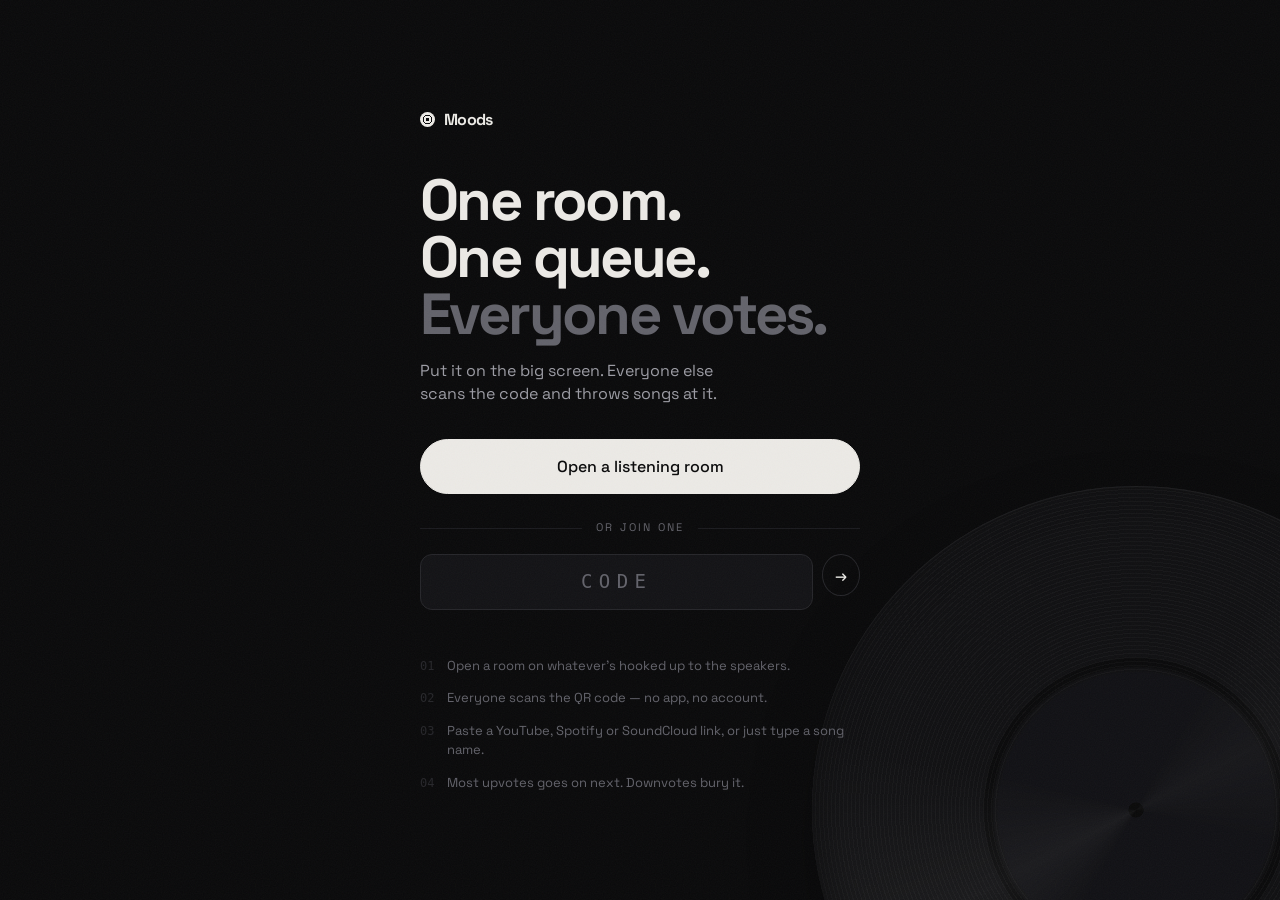
<file: index.html>
<!doctype html>
<html lang="en">
<head>
<meta charset="utf-8">
<meta name="viewport" content="width=device-width, initial-scale=1, viewport-fit=cover">
<title>Moods — a shared listening room</title>
<meta name="description" content="Open a room, let people scan in and queue songs. Most upvotes plays next.">
<link rel="icon" href="assets/favicon.svg">
<link rel="stylesheet" href="assets/app.css">
<style>
  body { display: grid; place-items: center; min-height: 100dvh; padding: 30px var(--gut); }

  /* big record drifting behind everything */
  .backdrop {
    position: fixed; right: -20vmin; bottom: -26vmin;
    width: 72vmin; height: 72vmin; z-index: -1;
    opacity: .5; pointer-events: none;
  }
  .backdrop .vinyl { animation-play-state: running; animation-duration: 9s; }
  @media (max-width: 720px) { .backdrop { opacity: .3; right: -34vmin; } }

  main { width: 100%; max-width: 440px; }

  .hero { margin: 40px 0 34px; }
  .hero h1 {
    font-size: clamp(38px, 10vw, 58px); font-weight: 700;
    letter-spacing: -.045em; line-height: .98;
  }
  .hero h1 em { font-style: normal; color: var(--dim); }
  .hero p { color: var(--mid); margin-top: 16px; font-size: 16px; max-width: 34ch; }

  .cta { display: grid; gap: 14px; }

  .or {
    display: flex; align-items: center; gap: 14px;
    color: var(--dim); font-size: 11px; letter-spacing: .2em;
    text-transform: uppercase; margin: 26px 0 18px;
  }
  .or::before, .or::after { content: ''; flex: 1; height: 1px; background: var(--ink-3); }

  .join { display: flex; gap: 9px; }
  .join input {
    font-size: 19px;
    font-family: var(--mono); text-transform: uppercase;
    letter-spacing: .34em; font-size: 19px; text-align: center; padding: 13px 10px;
  }
  .join input::placeholder { letter-spacing: .34em; }

  .how {
    margin-top: 46px; display: grid; gap: 13px;
    font-size: 13px; color: var(--dim); line-height: 1.5;
  }
  .how div { display: flex; gap: 13px; }
  .how b {
    font-family: var(--mono); font-weight: 400; color: var(--line);
    flex: 0 0 auto; font-size: 12px; padding-top: 1px;
  }
</style>
</head>
<body>

<div class="backdrop deck" aria-hidden="true">
  <div class="platter"></div>
  <div class="vinyl"></div>
  <div class="sheen"></div>
</div>

<main class="stagger">
  <a class="wordmark" href="./"><span class="dot"></span> Moods</a>

  <div class="hero">
    <h1>One room.<br>One queue.<br><em>Everyone votes.</em></h1>
    <p>Put it on the big screen. Everyone else scans the code and throws songs at it.</p>
  </div>

  <div class="cta">
    <button id="open" class="btn-solid btn-lg">Open a listening room</button>
  </div>

  <div class="or">or join one</div>

  <form class="join" id="joinForm">
    <input type="text" id="code" maxlength="4" placeholder="CODE" autocomplete="off"
           autocapitalize="characters" spellcheck="false" aria-label="Room code">
    <button type="submit" class="btn-icon" aria-label="Join room">→</button>
  </form>

  <div class="how">
    <div><b>01</b><span>Open a room on whatever's hooked up to the speakers.</span></div>
    <div><b>02</b><span>Everyone scans the QR code — no app, no account.</span></div>
    <div><b>03</b><span>Paste a YouTube, Spotify or SoundCloud link, or just type a song name.</span></div>
    <div><b>04</b><span>Most upvotes goes on next. Downvotes bury it.</span></div>
  </div>
</main>

<script type="module">
  import { $, toast, setupNeeded } from './js/ui.js';
  import * as store from './js/store.js';
  import { configured } from './js/config.js';

  if (!configured()) setupNeeded('index');

  const openBtn = $('#open');
  openBtn.onclick = async () => {
    openBtn.disabled = true;
    openBtn.textContent = 'Warming up the deck…';
    try {
      const code = await store.createRoom();
      location.href = 'room.html?r=' + code;
    } catch (e) {
      toast(e.message || 'Could not open a room.', true);
      openBtn.disabled = false;
      openBtn.textContent = 'Open a listening room';
    }
  };

  const codeInput = $('#code');
  codeInput.addEventListener('input', () => {
    codeInput.value = codeInput.value.toUpperCase().replace(/[^A-Z0-9]/g, '').slice(0, 4);
  });

  $('#joinForm').onsubmit = e => {
    e.preventDefault();
    const c = codeInput.value.trim();
    if (c.length !== 4) return toast('Room codes are four characters.', true);
    location.href = 'join.html?r=' + c;
  };
</script>
</body>
</html>
</file>
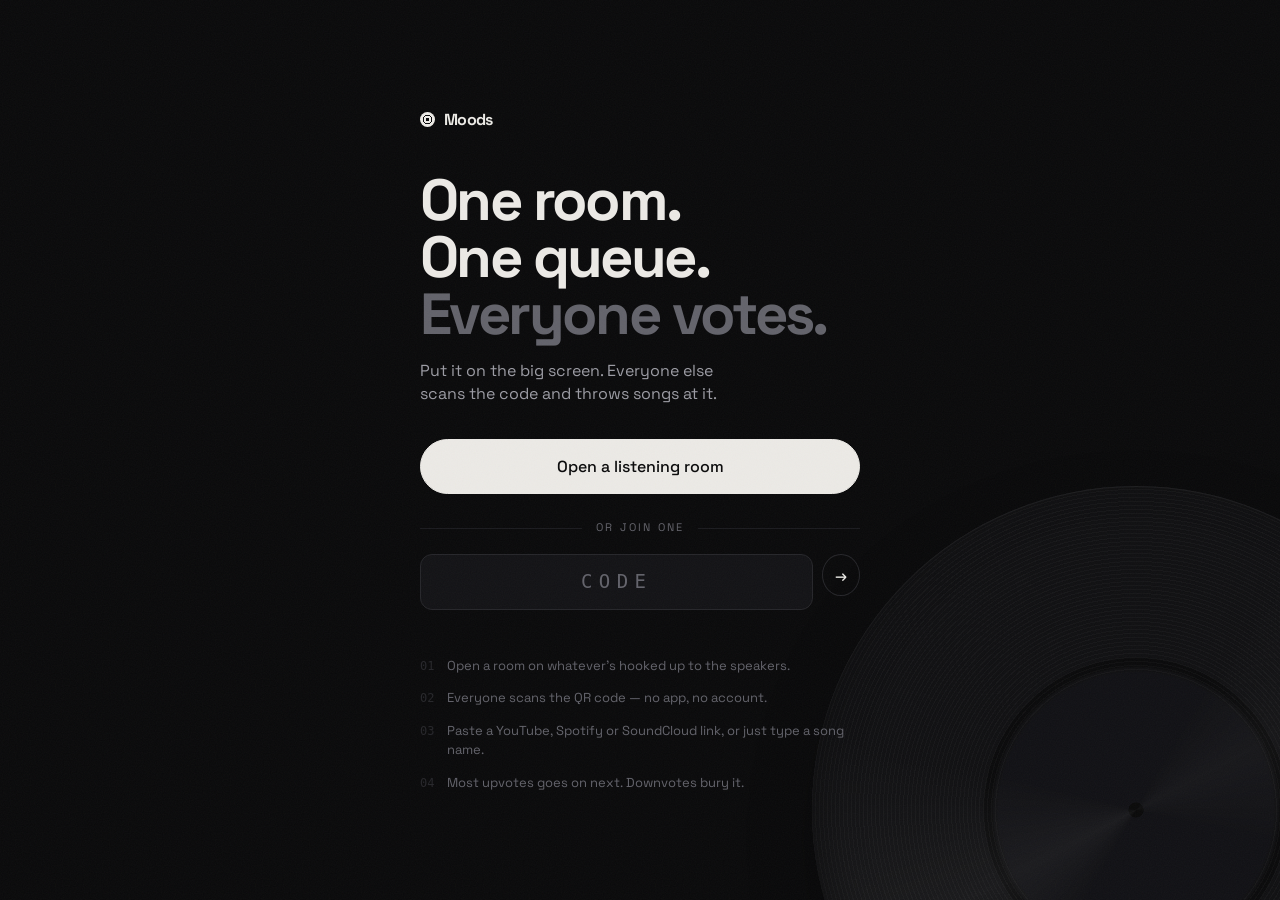
<file: join.html>
<!doctype html>
<html lang="en">
<head>
<meta charset="utf-8">
<meta name="viewport" content="width=device-width, initial-scale=1, viewport-fit=cover">
<title>Moods — queue a song</title>
<meta name="theme-color" content="#0a0a0b">
<link rel="icon" href="assets/favicon.svg">
<link rel="stylesheet" href="assets/app.css">

<style>
  body { padding-bottom: calc(96px + env(safe-area-inset-bottom)); }

  .wrap { max-width: 620px; margin: 0 auto; padding: 0 var(--gut); }

  header {
    display: flex; align-items: center; gap: 12px;
    padding: 16px 0 14px; border-bottom: 1px solid var(--ink-3);
    position: sticky; top: 0; z-index: 30;
    background: linear-gradient(var(--ink) 74%, transparent);
    backdrop-filter: blur(11px);
  }
  header .spacer { flex: 1; }
  header .code {
    font-family: var(--mono); font-size: 14px; letter-spacing: .26em;
    color: var(--mid); padding-left: .26em;
  }

  header .me {
    display: inline-block; line-height: 28px;
    max-width: 38vw; height: 30px; padding: 0 11px; border-radius: 999px;
    font-size: 12px; color: var(--mid); background: transparent;
  }
  .note { font-size: 11.5px; color: var(--dim); margin: -2px 0 6px; }

  /* now playing --------------------------------------------------------- */
  .now {
    display: flex; align-items: center; gap: 15px;
    padding: 20px 0; border-bottom: 1px solid var(--ink-3);
  }
  .now .meta { min-width: 0; flex: 1; }
  .now .eyebrow { display: flex; align-items: center; gap: 8px; margin-bottom: 5px; }
  .now .t { font-size: 16px; font-weight: 500; letter-spacing: -.015em; }
  .now .a { font-size: 12.5px; color: var(--dim); margin-top: 2px; }

  /* queue --------------------------------------------------------------- */
  .panelhead {
    display: flex; align-items: baseline; justify-content: space-between;
    padding: 22px 0 8px;
  }
  .row { padding: 10px 0; }
  .row .art { width: 40px; height: 40px; flex-basis: 40px; }
  .vote { width: 38px; height: 38px; }

  /* composer ------------------------------------------------------------ */
  .composer {
    position: fixed; left: 0; right: 0; bottom: 0; z-index: 40;
    padding: 13px var(--gut) calc(13px + env(safe-area-inset-bottom));
    background: linear-gradient(transparent, var(--ink) 26%);
  }
  .composer form {
    display: flex; gap: 9px; max-width: 620px; margin: 0 auto;
  }
  /* 16px keeps iOS from zooming the page when the field takes focus */
  .composer input { border-radius: 14px; font-size: 16px; }
  .composer .go {
    flex: 0 0 52px; width: 52px; height: 52px; border-radius: 14px; padding: 0;
    background: var(--paper); color: var(--ink); border-color: var(--paper);
    font-size: 20px;
  }
  .composer .go:disabled { opacity: .3; }
  .hint {
    max-width: 620px; margin: 8px auto 0; font-size: 11px; color: var(--dim);
    text-align: center;
  }

  /* suggestions sit just above the field and grow upward */
  .sugs {
    list-style: none; max-width: 620px; margin: 0 auto 9px; padding: 5px;
    background: var(--ink-2); border: 1px solid var(--line); border-radius: 14px;
    max-height: min(52dvh, 380px); overflow-y: auto;
    box-shadow: 0 -12px 40px rgba(0,0,0,.45);
    animation: up .22s var(--ease) both;
  }
  .sug {
    display: flex; align-items: center; gap: 12px;
    padding: 8px 9px; border-radius: 10px; cursor: pointer;
  }
  .sug:hover, .sug.on { background: var(--ink-3); }
  .sug .art {
    width: 40px; height: 40px; flex: 0 0 40px; border-radius: 6px;
    object-fit: cover; background: var(--ink-3);
  }
  .sug .meta { min-width: 0; flex: 1; }
  .sug .t { font-size: 14.5px; font-weight: 500; }
  .sug .s { font-size: 12px; color: var(--dim); margin-top: 1px; }

  .spinner {
    width: 17px; height: 17px; border-radius: 50%;
    border: 2px solid rgba(10,10,11,.25); border-top-color: var(--ink);
    animation: spin .7s linear infinite;
  }

  /* name gate ----------------------------------------------------------- */
  .gate {
    position: fixed; inset: 0; z-index: 100; display: grid; place-items: center;
    background: var(--ink); padding: 30px var(--gut);
  }
  .gate.gone { animation: fadeOut .45s var(--ease) forwards; pointer-events: none; }
  @keyframes fadeOut { to { opacity: 0; visibility: hidden; } }
  .gate .inner { width: 100%; max-width: 340px; text-align: center; }
  .gate .mini { margin: 0 auto 26px; width: 74px; height: 74px; flex-basis: 74px; }
  .gate h2 { font-size: 26px; margin-bottom: 8px; letter-spacing: -.03em; }
  .gate p { color: var(--dim); font-size: 14px; margin-bottom: 26px; }
  .gate form { display: grid; gap: 11px; }
  .gate input { text-align: center; font-size: 17px; }
</style>
</head>
<body>

<div class="wrap">
  <header>
    <a class="wordmark" href="./"><span class="dot"></span> Moods</a>
    <span class="spacer"></span>
    <button class="me truncate" id="me" type="button" hidden title="Change your name"></button>
    <span class="code" id="code">····</span>
  </header>

  <div class="now" id="nowWrap" hidden>
    <div class="mini" id="mini"><img alt="" id="miniArt" hidden></div>
    <div class="meta">
      <div class="eyebrow" id="nowLabel">
        <span class="eq"><i></i><i></i><i></i><i></i></span> Now playing
      </div>
      <div class="t truncate" id="nowTitle"></div>
      <div class="a truncate" id="nowArtist"></div>
    </div>
  </div>

  <div class="panelhead">
    <span class="eyebrow">Up next</span>
    <span class="eyebrow" id="qCount"></span>
  </div>

  <div class="empty" id="qEmpty">
    <div class="big">Nothing queued</div>
    <div id="qEmptySub">Be the one who starts it.</div>
  </div>

  <ul class="queue" id="queue"></ul>

  <div id="playedWrap" hidden>
    <div class="panelhead">
      <span class="eyebrow">Played</span>
      <span class="eyebrow" id="pCount"></span>
    </div>
    <p class="note">Back on, top first, once everything above has played. Votes start again from zero.</p>
    <ul class="queue" id="played"></ul>
  </div>
</div>

<div class="composer">
  <ul class="sugs" id="sugs" role="listbox" aria-label="Suggestions" hidden></ul>
  <form id="addForm">
    <input type="text" id="q" autocomplete="off" autocorrect="off" spellcheck="false"
           placeholder="Type a song, or paste a link" aria-label="Song link or name"
           role="combobox" aria-controls="sugs" aria-autocomplete="list">
    <button class="go" id="go" type="submit" aria-label="Add to queue">↑</button>
  </form>
  <div class="hint" id="hint">Type a song · or paste a YouTube, Spotify, SoundCloud link or playlist</div>
</div>

<div class="gate" id="gate">
  <div class="inner">
    <div class="mini spinning"></div>
    <h2>Who's picking?</h2>
    <p>Your name goes on every song you add and every vote you cast.</p>
    <form id="nameForm">
      <input type="text" id="name" maxlength="18" placeholder="your name"
             autocomplete="nickname" autocapitalize="words">
      <button class="btn-solid btn-lg" type="submit">Join the room</button>
    </form>
  </div>
</div>

<script type="module" src="js/join.js"></script>
</body>
</html>
</file>
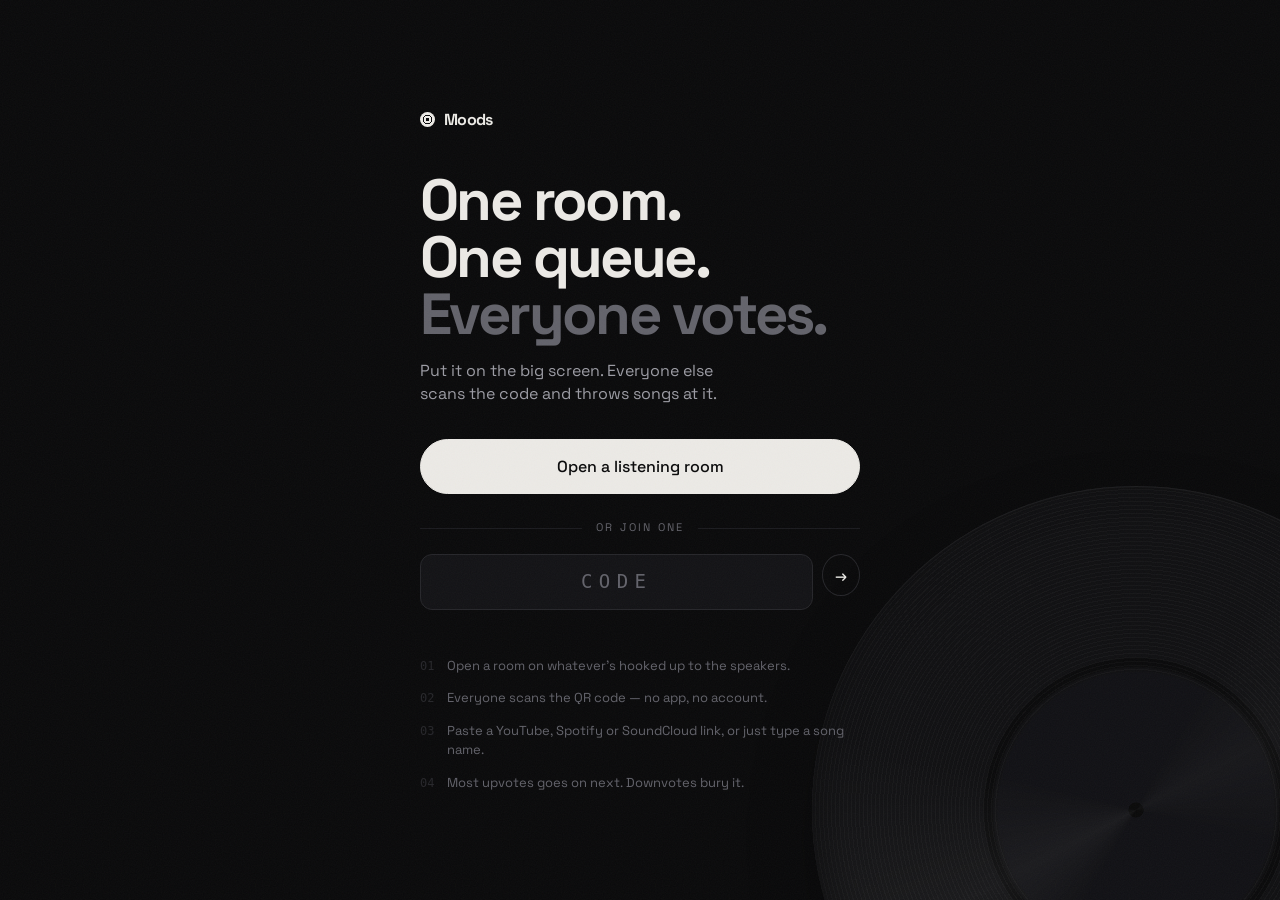
<file: room.html>
<!doctype html>
<html lang="en">
<head>
<meta charset="utf-8">
<meta name="viewport" content="width=device-width, initial-scale=1, viewport-fit=cover">
<title>Moods — room</title>
<link rel="icon" href="assets/favicon.svg">
<link rel="stylesheet" href="assets/app.css">

<style>
  body { min-height: 100dvh; }

  /* ambient video, living behind everything ---------------------------- */
  .ambient {
    position: fixed; inset: 0; z-index: -2; overflow: hidden;
    background: var(--ink);
    transition: opacity .8s var(--ease);
  }
  .ambient .frame {
    position: absolute; top: 50%; left: 50%; transform: translate(-50%, -50%) scale(1.18);
    width: 100vw; height: 56.25vw; min-height: 100vh; min-width: 177.78vh;
    filter: grayscale(1) blur(34px) brightness(.34) contrast(1.1);
    transition: filter .9s var(--ease), transform .9s var(--ease);
    pointer-events: none;
  }
  .ambient .frame iframe { width: 100%; height: 100%; border: 0; }
  body.cinema .ambient .frame {
    filter: grayscale(1) brightness(.58) contrast(1.06);
    transform: translate(-50%, -50%) scale(1);
  }
  .scrim {
    position: fixed; inset: 0; z-index: -1; pointer-events: none;
    background: radial-gradient(ellipse at 30% 45%, rgba(10,10,11,.55), rgba(10,10,11,.93) 72%);
    opacity: 0; transition: opacity .9s var(--ease);
  }
  body.cinema .scrim { opacity: 1; }

  /* shell --------------------------------------------------------------- */
  .shell {
    max-width: 1380px; margin: 0 auto; padding: 20px var(--gut) 34px;
    display: flex; flex-direction: column; min-height: 100dvh;
  }

  header {
    display: flex; align-items: center; gap: 18px;
    padding-bottom: 18px; border-bottom: 1px solid var(--ink-3);
  }
  header .spacer { flex: 1; }

  .roomcode { display: flex; align-items: baseline; gap: 11px; }
  .roomcode .code {
    font-family: var(--mono); font-size: 25px; font-weight: 500;
    letter-spacing: .3em; padding-left: .3em;
  }

  .people { font-size: 12px; color: var(--dim); display: flex; align-items: center; gap: 7px; }
  .people .pip {
    width: 6px; height: 6px; border-radius: 50%; background: var(--mid);
    animation: breathe 2.6s ease-in-out infinite;
  }
  @keyframes breathe { 0%,100% { opacity: .35; } 50% { opacity: 1; } }

  /* stage --------------------------------------------------------------- */
  .stage {
    flex: 1; display: grid; gap: 46px; padding-top: 34px;
    grid-template-columns: minmax(0, 1fr) minmax(330px, 420px);
    align-items: start;
  }
  @media (max-width: 940px) {
    .stage { grid-template-columns: 1fr; gap: 34px; }
  }

  /* left: the deck ------------------------------------------------------ */
  .deckwrap { display: flex; flex-direction: column; align-items: center; }
  .deck {
    width: min(50vh, 430px); max-width: 100%;
    margin-bottom: 34px; flex: 0 0 auto;
  }

  .np { text-align: center; max-width: 520px; width: 100%; }
  .np .eyebrow { display: inline-flex; align-items: center; gap: 9px; margin-bottom: 13px; }
  .np h2 {
    font-size: clamp(22px, 3.1vw, 33px); font-weight: 500; letter-spacing: -.03em;
    min-height: 1.1em;
  }
  .np .by { color: var(--mid); margin-top: 7px; font-size: 15px; }
  .np .credit { color: var(--dim); font-size: 12px; margin-top: 11px; }

  .transport {
    display: flex; align-items: center; justify-content: center; gap: 11px;
    margin-top: 26px;
  }
  .transport svg { width: 17px; height: 17px; fill: currentColor; }
  .transport .btn-icon { width: 50px; height: 50px; }

  #external { margin-top: 24px; width: 100%; max-width: 520px; }
  #external iframe { width: 100%; border: 0; border-radius: 14px; }
  .linkcard {
    border: 1px solid var(--line); border-radius: 14px; padding: 18px;
    text-align: center; font-size: 13px; color: var(--mid);
  }
  .linkcard a { color: var(--paper); }

  /* right: queue + qr --------------------------------------------------- */
  aside { display: flex; flex-direction: column; gap: 16px; }
  .panelhead {
    display: flex; align-items: baseline; justify-content: space-between;
    padding-bottom: 9px; border-bottom: 1px solid var(--ink-3);
  }
  .queue { max-height: min(46vh, 520px); overflow-y: auto; overflow-x: hidden; scrollbar-width: thin; }
  .queue.playedq { max-height: min(24vh, 260px); }
  .queue::-webkit-scrollbar { width: 5px; }
  .queue::-webkit-scrollbar-thumb { background: var(--line); border-radius: 4px; }

  /* qr card -------------------------------------------------------------- */
  .qrcard {
    display: flex; align-items: center; gap: 17px;
    background: var(--paper); color: var(--ink);
    border-radius: 16px; padding: 15px; cursor: pointer;
    transition: transform .22s var(--ease), box-shadow .22s var(--ease);
  }
  .qrcard:hover { transform: translateY(-2px); box-shadow: 0 16px 40px -10px rgba(0,0,0,.7); }
  .qrcard .qr { width: 96px; height: 96px; flex: 0 0 96px; }
  .qrcard .qr svg { width: 100%; height: 100%; display: block; }
  .qrcard .txt { min-width: 0; }
  .qrcard .txt .k {
    font-size: 10px; letter-spacing: .2em; text-transform: uppercase;
    color: #6b6b73; font-weight: 500;
  }
  .qrcard .txt .v { font-size: 15px; font-weight: 500; margin-top: 3px; letter-spacing: -.02em; }
  .qrcard .txt .u { font-family: var(--mono); font-size: 11.5px; color: #55555c; margin-top: 5px; }

  /* fullscreen qr -------------------------------------------------------- */
  .qrfull {
    position: fixed; inset: 0; z-index: 800; display: none;
    place-items: center; background: rgba(10,10,11,.96);
    backdrop-filter: blur(9px); cursor: pointer;
  }
  .qrfull.on { display: grid; animation: fade .3s var(--ease); }
  @keyframes fade { from { opacity: 0; } to { opacity: 1; } }
  .qrfull .inner { text-align: center; animation: up .5s var(--ease) both; }
  .qrfull .qr {
    width: min(58vh, 420px); height: min(58vh, 420px);
    background: var(--paper); padding: 20px; border-radius: 22px; margin: 0 auto;
  }
  .qrfull .qr svg { width: 100%; height: 100%; display: block; }
  .qrfull .code {
    font-family: var(--mono); font-size: 40px; letter-spacing: .34em;
    margin-top: 28px; padding-left: .34em;
  }
  .qrfull .u { color: var(--dim); font-family: var(--mono); font-size: 14px; margin-top: 9px; }
  .qrfull .hint { color: var(--dim); font-size: 12px; margin-top: 26px; }

  /* start overlay -------------------------------------------------------- */
  .start {
    position: fixed; inset: 0; z-index: 850; display: grid; place-items: center;
    background: rgba(10,10,11,.97); text-align: center; padding: 30px;
  }
  .start.gone { animation: fadeOut .6s var(--ease) forwards; pointer-events: none; }
  @keyframes fadeOut { to { opacity: 0; visibility: hidden; } }
  .start h2 { font-size: clamp(26px, 5vw, 40px); margin-bottom: 14px; letter-spacing: -.035em; }
  .start p { color: var(--dim); max-width: 38ch; margin: 0 auto 30px; }
  .start .deck { width: min(34vh, 250px); margin: 0 auto 36px; }
  .start .deck .vinyl { animation-play-state: running; animation-duration: 3.4s; }

  .viewonly {
    font-size: 11px; color: var(--dim); border: 1px solid var(--line);
    border-radius: 999px; padding: 5px 12px;
  }
</style>
</head>
<body>

<div class="ambient"><div class="frame"><div id="ytmount"></div></div></div>
<div class="scrim"></div>

<div class="shell">
  <header>
    <a class="wordmark" href="./"><span class="dot"></span> Moods</a>
    <div class="spacer"></div>
    <div class="people" id="people" hidden><span class="pip"></span><span id="peopleN"></span></div>
    <div class="roomcode">
      <span class="eyebrow">Room</span>
      <span class="code" id="code">····</span>
    </div>
    <span class="viewonly" id="viewonly" hidden>view only</span>
    <button id="cinema" title="Toggle video">Video</button>
  </header>

  <div class="stage">
    <section class="deckwrap">
      <div class="deck" id="deck">
        <div class="platter"></div>
        <div class="vinyl">
          <div class="label-art" id="labelArt"><img alt=""></div>
        </div>
        <div class="sheen"></div>
        <div class="tonearm">
          <div class="pivot"></div>
          <div class="arm"><div class="weight"></div><div class="head"></div></div>
        </div>
      </div>

      <div class="np">
        <div class="eyebrow" id="npLabel">
          <span class="eq"><i></i><i></i><i></i><i></i></span> Now playing
        </div>
        <h2 id="npTitle">Nothing on the deck yet</h2>
        <div class="by" id="npArtist"></div>
        <div class="credit" id="npCredit"></div>

        <div class="transport" id="transport">
          <button class="btn-icon" id="playPause" aria-label="Play or pause"></button>
          <button class="btn-icon" id="skip" aria-label="Skip to next">
            <svg viewBox="0 0 24 24"><path d="M6 5.4 15 12l-9 6.6zM16.6 5.4H19v13.2h-2.4z"/></svg>
          </button>
          <button id="focus" class="focusbtn" aria-pressed="false"
                  title="Turn it down so people can talk (F)">
            <svg viewBox="0 0 24 24" aria-hidden="true">
              <path d="M4 9.5h3.2L12 5.4v13.2L7.2 14.5H4z"/>
              <path d="M15.4 9.8c.9.9.9 3.5 0 4.4" fill="none" stroke="currentColor"
                    stroke-width="1.7" stroke-linecap="round"/>
            </svg>
            <span id="focusLabel">Focus</span>
          </button>
        </div>

        <div class="focusbar" id="focusbar" hidden>
          <label for="focusLevel" class="eyebrow">Level</label>
          <input type="range" id="focusLevel" min="0" max="80" step="5" value="25"
                 aria-label="Focus volume level">
          <span class="mono" id="focusPct">25%</span>
        </div>

        <div id="external"></div>
      </div>
    </section>

    <aside>
      <div class="panelhead">
        <span class="eyebrow">Up next</span>
        <span class="eyebrow" id="qCount"></span>
      </div>
      <div class="empty" id="qEmpty">
        <div class="big">Queue's empty</div>
        <div id="qEmptySub">Scan the code and put something on.</div>
      </div>
      <ul class="queue" id="queue"></ul>

      <div id="playedWrap" hidden>
        <div class="panelhead">
          <span class="eyebrow">Played</span>
          <span class="eyebrow" id="pCount"></span>
        </div>
        <ul class="queue playedq" id="played"></ul>
      </div>

      <div class="qrcard" id="qrcard" role="button" tabindex="0" title="Tap to enlarge">
        <div class="qr" id="qrSmall"></div>
        <div class="txt">
          <div class="k">Scan to join</div>
          <div class="v">Queue a song from your phone</div>
          <div class="u truncate" id="joinUrl"></div>
        </div>
      </div>
    </aside>
  </div>
</div>

<div class="qrfull" id="qrfull">
  <div class="inner">
    <div class="qr" id="qrBig"></div>
    <div class="code" id="codeBig"></div>
    <div class="u" id="urlBig"></div>
    <div class="hint">tap anywhere to close</div>
  </div>
</div>

<div class="start" id="start">
  <div>
    <div class="deck">
      <div class="platter"></div>
      <div class="vinyl"></div>
      <div class="sheen"></div>
    </div>
    <h2>Drop the needle</h2>
    <p>Browsers won't let a page make noise until you tell it to. One tap and the room is live.</p>
    <button class="btn-solid btn-lg" id="startBtn">Start the room</button>
  </div>
</div>

<script src="assets/qrcode.min.js"></script>
<script type="module" src="js/room.js"></script>
</body>
</html>
</file>
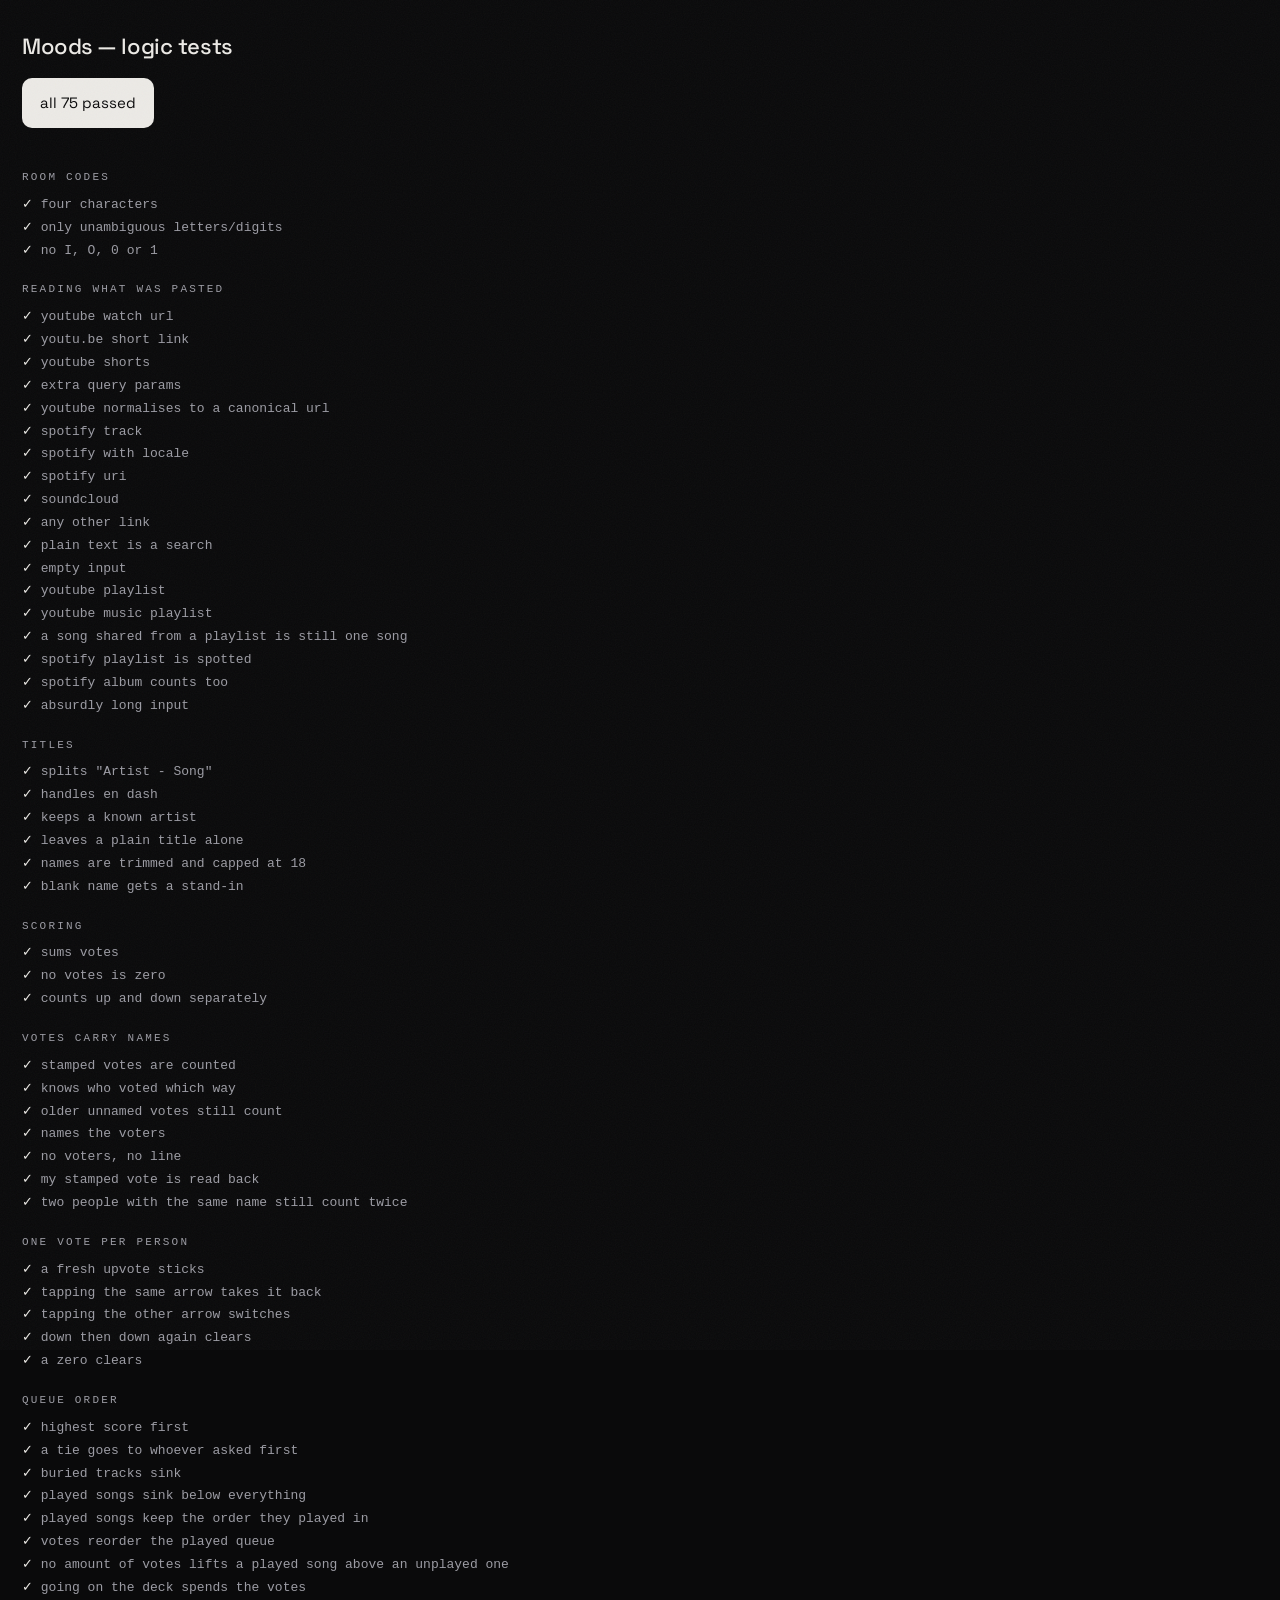
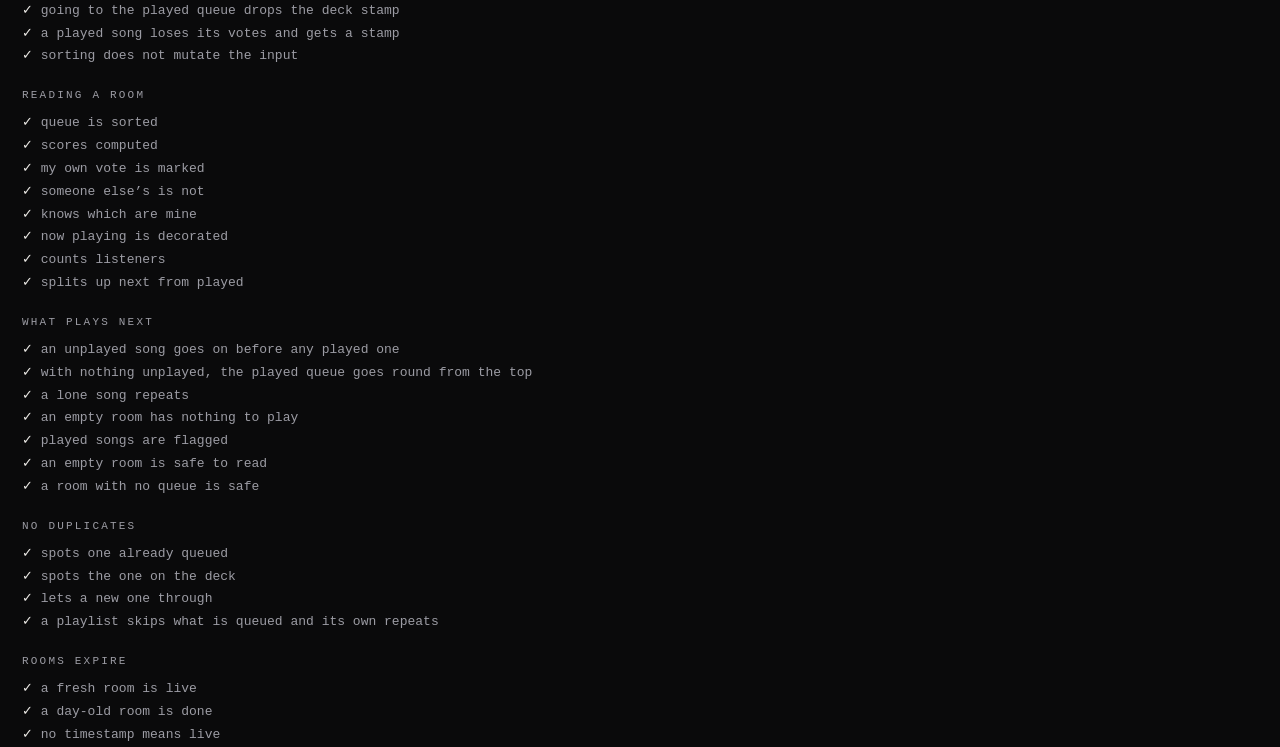
<file: tests.html>
<!doctype html>
<html lang="en">
<head>
<meta charset="utf-8">
<title>Moods — tests</title>
<link rel="stylesheet" href="assets/app.css">
<style>
  body { padding: 34px var(--gut); font-family: var(--mono); font-size: 13px; }
  h1 { font-family: var(--sans); font-size: 22px; margin-bottom: 20px; }
  .grp { margin: 20px 0 8px; color: var(--mid); font-size: 11px;
         letter-spacing: .2em; text-transform: uppercase; }
  .t { padding: 2px 0; }
  .ok   { color: var(--mid); }
  .bad  { color: #fff; background: #3a1f1f; padding: 3px 7px; border-radius: 4px; }
  .ok::before  { content: '✓  '; color: var(--paper); }
  .bad::before { content: '✗  '; }
  #sum { margin: 0 0 22px; padding: 14px 18px; border-radius: 10px;
         font-size: 15px; display: inline-block; font-family: var(--sans); }
  .pass { background: var(--paper); color: var(--ink); }
  .fail { background: #3a1f1f; color: #fff; }
</style>
</head>
<body>
<h1>Moods — logic tests</h1>
<div id="sum"></div>
<div id="out"></div>

<script type="module">
import * as L from './js/lib.js';

const out = document.getElementById('out');
let pass = 0, fail = 0;

const group = n => { const d = document.createElement('div'); d.className = 'grp'; d.textContent = n; out.appendChild(d); };
function ok(label, cond, got) {
  const d = document.createElement('div');
  d.className = 't ' + (cond ? 'ok' : 'bad');
  d.textContent = label + (cond ? '' : `   — got ${JSON.stringify(got)}`);
  out.appendChild(d);
  cond ? pass++ : fail++;
}
const eq = (label, a, b) => ok(label, JSON.stringify(a) === JSON.stringify(b), a);

/* ---------------------------------------------------------------------- */
group('room codes');
const c = L.roomCode();
ok('four characters', c.length === 4, c);
ok('only unambiguous letters/digits', /^[ABCDEFGHJKLMNPQRSTUVWXYZ23456789]{4}$/.test(c), c);
ok('no I, O, 0 or 1', !/[IO01]/.test(L.roomCode() + L.roomCode() + L.roomCode()), '');

group('reading what was pasted');
eq('youtube watch url', L.parseInput('https://www.youtube.com/watch?v=dQw4w9WgXcQ').ref, 'dQw4w9WgXcQ');
eq('youtu.be short link', L.parseInput('https://youtu.be/dQw4w9WgXcQ').ref, 'dQw4w9WgXcQ');
eq('youtube shorts', L.parseInput('https://youtube.com/shorts/dQw4w9WgXcQ').ref, 'dQw4w9WgXcQ');
eq('extra query params', L.parseInput('https://www.youtube.com/watch?list=x&v=dQw4w9WgXcQ&t=9').ref, 'dQw4w9WgXcQ');
eq('youtube normalises to a canonical url',
   L.parseInput('https://youtu.be/dQw4w9WgXcQ').url, 'https://www.youtube.com/watch?v=dQw4w9WgXcQ');
eq('spotify track', L.parseInput('https://open.spotify.com/track/4cOdK2wGLETKBW3PvgPWqT').ref, '4cOdK2wGLETKBW3PvgPWqT');
eq('spotify with locale', L.parseInput('https://open.spotify.com/intl-de/track/4cOdK2wGLETKBW3PvgPWqT').ref, '4cOdK2wGLETKBW3PvgPWqT');
eq('spotify uri', L.parseInput('spotify:track:4cOdK2wGLETKBW3PvgPWqT').ref, '4cOdK2wGLETKBW3PvgPWqT');
eq('soundcloud', L.parseInput('https://soundcloud.com/artist/some-track').platform, 'soundcloud');
eq('any other link', L.parseInput('https://example.com/song.mp3').platform, 'link');
eq('plain text is a search', L.parseInput('weird fishes radiohead').kind, 'search');
eq('empty input', L.parseInput('   ').kind, 'empty');
eq('youtube playlist', L.parseInput('https://www.youtube.com/playlist?list=PLx0sYbCqOb8TBPRdmBHs5Iftvv9TPboYG').kind, 'playlist');
eq('youtube music playlist', L.parseInput('https://music.youtube.com/playlist?list=OLAK5uy_abc&si=x').ref, 'OLAK5uy_abc');
eq('a song shared from a playlist is still one song',
   L.parseInput('https://www.youtube.com/watch?v=dQw4w9WgXcQ&list=PLabc').kind, 'track');
eq('spotify playlist is spotted', L.parseInput('https://open.spotify.com/playlist/37i9dQZF1DXcBWIGoYBM5M').platform, 'spotify');
eq('spotify album counts too', L.parseInput('https://open.spotify.com/album/4cOdK2wGLETKBW3PvgPWqT').kind, 'playlist');
eq('absurdly long input', L.parseInput('a'.repeat(700)).kind, 'toolong');

group('titles');
eq('splits "Artist - Song"', L.splitTitle('Daft Punk - Around the World', ''), ['Around the World', 'Daft Punk']);
eq('handles en dash', L.splitTitle('Boards of Canada – Roygbiv', ''), ['Roygbiv', 'Boards of Canada']);
eq('keeps a known artist', L.splitTitle('Roygbiv', 'Boards of Canada'), ['Roygbiv', 'Boards of Canada']);
eq('leaves a plain title alone', L.splitTitle('Windowlicker', ''), ['Windowlicker', '']);
eq('names are trimmed and capped at 18', L.cleanName('   a really quite long name here  '), 'a really quite lon');
eq('blank name gets a stand-in', L.cleanName('  '), 'someone');

group('scoring');
const t = (votes, ts = 0, id = 'x') => ({ id, ts, votes, ref: id });
eq('sums votes', L.score(t({ a: 1, b: 1, c: -1 })), 1);
eq('no votes is zero', L.score(t({})), 0);
eq('counts up and down separately', L.tally(t({ a: 1, b: 1, c: -1 })), { up: 2, down: 1, upBy: [], downBy: [] });

group('votes carry names');
const sv = (v, name) => ({ v, name });
eq('stamped votes are counted', L.score(t({ a: sv(1, 'Al'), b: sv(1, 'Bo'), c: sv(-1, 'Cy') })), 1);
eq('knows who voted which way', L.tally(t({ a: sv(1, 'Al'), b: sv(1, 'Bo'), c: sv(-1, 'Cy') })),
   { up: 2, down: 1, upBy: ['Al', 'Bo'], downBy: ['Cy'] });
eq('older unnamed votes still count', L.score(t({ a: 1, b: sv(1, 'Bo') })), 2);
eq('names the voters', L.voterLine({ upBy: ['Al', 'Bo'], downBy: ['Cy'] }), '▲ Al, Bo   ▼ Cy');
eq('no voters, no line', L.voterLine({ upBy: [], downBy: [] }), '');
eq('my stamped vote is read back',
   L.readRoom({ queue: { q: { id: 'q', ts: 1, votes: { me: sv(-1, 'Me') } } } }, 'me').queue[0].myVote, -1);
eq('two people with the same name still count twice', L.score(t({ a: sv(1, 'Alex'), b: sv(1, 'Alex') })), 2);

group('one vote per person');
eq('a fresh upvote sticks', L.nextVote(0, 1), 1);
eq('tapping the same arrow takes it back', L.nextVote(1, 1), null);
eq('tapping the other arrow switches', L.nextVote(1, -1), -1);
eq('down then down again clears', L.nextVote(-1, -1), null);
eq('a zero clears', L.nextVote(1, 0), null);

group('queue order');
const A = t({ a: 1 }, 100, 'A'), B = t({ a: 1, b: 1 }, 200, 'B'), C = t({ a: 1 }, 50, 'C');
eq('highest score first', L.sortQueue([A, B, C]).map(x => x.id), ['B', 'C', 'A']);
eq('a tie goes to whoever asked first', L.sortQueue([A, C]).map(x => x.id), ['C', 'A']);
const D = t({ a: -1, b: -1 }, 10, 'D');
eq('buried tracks sink', L.sortQueue([A, D]).map(x => x.id), ['A', 'D']);
const P1 = { id: 'P1', ts: 1, playedAt: 50, votes: {} }, P2 = { id: 'P2', ts: 2, playedAt: 40, votes: {} };
eq('played songs sink below everything', L.sortQueue([P1, D, A]).map(x => x.id), ['A', 'D', 'P1']);
eq('played songs keep the order they played in', L.sortQueue([P1, P2]).map(x => x.id), ['P2', 'P1']);
const P3 = { id: 'P3', ts: 3, playedAt: 60, votes: { a: sv(1, 'Al') } };
eq('votes reorder the played queue', L.sortQueue([P1, P2, P3]).map(x => x.id), ['P3', 'P2', 'P1']);
const U = t({ a: -1, b: -1 }, 5, 'U');
const Pv = { id: 'Pv', ts: 1, playedAt: 1, votes: { a: sv(1, 'x'), b: sv(1, 'y'), c: sv(1, 'z') } };
eq('no amount of votes lifts a played song above an unplayed one', L.sortQueue([Pv, U]).map(x => x.id), ['U', 'Pv']);
eq('going on the deck spends the votes',
   L.asPlaying({ id: 'x', votes: { a: 1 }, playedAt: 5 }, 7), { id: 'x', startedAt: 7 });
eq('going to the played queue drops the deck stamp',
   L.asPlayed({ id: 'x', startedAt: 7, votes: {} }, 9), { id: 'x', playedAt: 9 });
eq('a played song loses its votes and gets a stamp',
   L.asPlayed({ id: 'x', title: 't', votes: { a: 1 } }, 99), { id: 'x', title: 't', playedAt: 99 });
eq('sorting does not mutate the input', [A, B, C].map(x => x.id), ['A', 'B', 'C']);

group('reading a room');
const raw = {
  code: 'AB12', playing: true, hostUid: 'h1', createdAt: 1000,
  now: { id: 'n', ref: 'n', ts: 1, title: 'On the deck', addedByUid: 'me', votes: { me: 1 } },
  queue: {
    q1: { id: 'q1', ref: 'r1', ts: 5, title: 'One', addedByUid: 'me',  votes: { me: 1, x: 1 } },
    q2: { id: 'q2', ref: 'r2', ts: 6, title: 'Two', addedByUid: 'you', votes: { you: 1 } },
  },
  presence: { me: 1, you: 1, third: 1 },
};
const r = L.readRoom(raw, 'me');
eq('queue is sorted', r.queue.map(x => x.id), ['q1', 'q2']);
eq('scores computed', r.queue.map(x => x.score), [2, 1]);
eq('my own vote is marked', r.queue[0].myVote, 1);
eq('someone else’s is not', r.queue[1].myVote, 0);
eq('knows which are mine', r.queue.map(x => x.mine), [true, false]);
eq('now playing is decorated', r.now.score, 1);
eq('counts listeners', r.listeners, 3);
const rp = L.readRoom({ queue: { a: { id: 'a', ts: 1, votes: {} }, b: { id: 'b', ts: 2, playedAt: 5 } } }, 'me');
eq('splits up next from played', [rp.upNext.map(x => x.id), rp.played.map(x => x.id)], [['a'], ['b']]);

group('what plays next');
const rn = L.readRoom({ now: { id: 'n', ts: 0 }, queue: {
  u: { id: 'u', ts: 5, votes: {} },
  p: { id: 'p', ts: 1, playedAt: 3, votes: { a: sv(1, 'A'), b: sv(1, 'B') } } } }, 'me');
eq('an unplayed song goes on before any played one', L.pickNext(rn).id, 'u');
const rq = L.readRoom({ now: { id: 'n', ts: 0 }, queue: {
  p1: { id: 'p1', ts: 1, playedAt: 3 }, p2: { id: 'p2', ts: 2, playedAt: 2 } } }, 'me');
eq('with nothing unplayed, the played queue goes round from the top', L.pickNext(rq).id, 'p2');
eq('a lone song repeats', L.pickNext(L.readRoom({ now: { id: 'n', ts: 0 } }, 'me')).id, 'n');
eq('an empty room has nothing to play', L.pickNext(L.readRoom({}, 'me')), null);
eq('played songs are flagged', rp.queue.map(x => x.played), [false, true]);
eq('an empty room is safe to read', L.readRoom(null, 'me').queue, []);
eq('a room with no queue is safe', L.readRoom({ code: 'X' }, 'me').queue, []);

group('no duplicates');
eq('spots one already queued', L.findExisting(r, 'r2').track.id, 'q2');
eq('spots the one on the deck', L.findExisting(r, 'n').where, 'now');
eq('lets a new one through', L.findExisting(r, 'nope'), null);
eq('a playlist skips what is queued and its own repeats',
   L.newTracksOnly(r, [{ ref: 'r2' }, { ref: 'a' }, { ref: 'n' }, { ref: 'a' }, { ref: 'b' }]).map(x => x.ref), ['a', 'b']);

group('rooms expire');
ok('a fresh room is live', !L.isExpired({ createdAt: Date.now() }));
ok('a day-old room is done', L.isExpired({ createdAt: Date.now() - 25 * 3600e3 }));
ok('no timestamp means live', !L.isExpired({}));

/* ---------------------------------------------------------------------- */
const sum = document.getElementById('sum');
sum.className = fail ? 'fail' : 'pass';
sum.textContent = fail ? `${fail} of ${pass + fail} failed` : `all ${pass} passed`;
document.title = sum.textContent + ' — Moods tests';
</script>
</body>
</html>
</file>
<file: assets/app.css>
/* hearIt - monochrome, minimal, mechanical */

@import url('https://fonts.googleapis.com/css2?family=Space+Grotesk:wght@400;500;700&display=swap');

:root {
  --ink:    #0a0a0b;
  --ink-2:  #131316;
  --ink-3:  #1b1b1f;
  --line:   #26262a;
  --dim:    #63636b;
  --mid:    #9c9ca4;
  --paper:  #eceae6;
  --white:  #fff;

  --sans: 'Space Grotesk', -apple-system, BlinkMacSystemFont, 'Segoe UI', Roboto, Helvetica, Arial, sans-serif;
  --mono: ui-monospace, 'SF Mono', 'JetBrains Mono', Menlo, Consolas, monospace;

  --ease: cubic-bezier(.22, 1, .36, 1);
  --ease-arm: cubic-bezier(.65, 0, .25, 1);
  --gut: 22px;
}
* { box-sizing: border-box; margin: 0; padding: 0; }

/* A class that sets `display` outbids the UA's [hidden] rule, which would
   otherwise leave .focusbar, .now and .people showing when hidden is set. */
[hidden] { display: none !important; }

html, body { height: 100%; }

body {
  background: var(--ink);
  color: var(--paper);
  font-family: var(--sans);
  font-size: 15px;
  line-height: 1.45;
  -webkit-font-smoothing: antialiased;
  text-rendering: optimizeLegibility;
  overflow-x: hidden;
}

/* film grain over everything ------------------------------------------- */
body::after {
  content: '';
  position: fixed; inset: -50%;
  z-index: 999; pointer-events: none;
  opacity: .04;
  background-image: url("data:image/svg+xml,%3Csvg xmlns='http://www.w3.org/2000/svg' width='200' height='200'%3E%3Cfilter id='n'%3E%3CfeTurbulence type='fractalNoise' baseFrequency='.85' numOctaves='3'/%3E%3C/filter%3E%3Crect width='200' height='200' filter='url(%23n)'/%3E%3C/svg%3E");
  animation: grain 1.1s steps(4) infinite;
}
@keyframes grain {
  0%   { transform: translate(0, 0); }
  25%  { transform: translate(-3%, 2%); }
  50%  { transform: translate(2%, -3%); }
  75%  { transform: translate(-2%, -2%); }
  100% { transform: translate(0, 0); }
}

/* type ------------------------------------------------------------------ */
h1, h2, h3 { font-weight: 500; letter-spacing: -.02em; line-height: 1.1; }

.eyebrow {
  font-size: 10px; letter-spacing: .22em; text-transform: uppercase;
  color: var(--dim); font-weight: 500;
}
.mono { font-family: var(--mono); }
.dim  { color: var(--dim); }
.truncate { overflow: hidden; text-overflow: ellipsis; white-space: nowrap; }
.clamp2 {
  display: -webkit-box; -webkit-line-clamp: 2; -webkit-box-orient: vertical;
  overflow: hidden;
}

/* wordmark -------------------------------------------------------------- */
.wordmark {
  display: inline-flex; align-items: center; gap: 9px;
  font-size: 16px; font-weight: 700; letter-spacing: -.045em;
  color: var(--paper); text-decoration: none;
}
.wordmark .dot {
  width: 15px; height: 15px; border-radius: 50%;
  background: radial-gradient(circle at 50% 50%, var(--ink) 0 14%, var(--paper) 15% 34%, var(--ink) 35% 44%, var(--paper) 45%);
  animation: spin 3.2s linear infinite;
}
@keyframes spin { to { transform: rotate(360deg); } }

/* buttons --------------------------------------------------------------- */
button, .btn {
  font: inherit; font-weight: 500; color: var(--paper);
  background: transparent; border: 1px solid var(--line);
  border-radius: 999px; padding: 11px 20px;
  cursor: pointer; text-decoration: none;
  display: inline-flex; align-items: center; justify-content: center; gap: 9px;
  transition: background .18s var(--ease), border-color .18s var(--ease),
              color .18s var(--ease), transform .14s var(--ease);
  -webkit-tap-highlight-color: transparent;
}
button:hover, .btn:hover { border-color: var(--mid); background: var(--ink-3); }
button:active, .btn:active { transform: scale(.97); }
button:disabled { opacity: .35; cursor: not-allowed; transform: none; }
.btn-solid { background: var(--paper); color: var(--ink); border-color: var(--paper); }
.btn-solid:hover { background: var(--white); border-color: var(--white); color: var(--ink); }
.btn-lg { padding: 15px 30px; font-size: 16px; }
.btn-icon { padding: 0; width: 42px; height: 42px; border-radius: 50%; }

:focus-visible { outline: 2px solid var(--paper); outline-offset: 2px; }

/* inputs ---------------------------------------------------------------- */
input[type=text] {
  font: inherit; color: var(--paper);
  background: var(--ink-2); border: 1px solid var(--line);
  border-radius: 12px; padding: 14px 16px; width: 100%;
  transition: border-color .2s var(--ease), background .2s var(--ease);
}
input[type=text]::placeholder { color: var(--dim); }
input[type=text]:focus { outline: none; border-color: var(--mid); background: var(--ink-3); }

/* ======================================================================
   THE RECORD
   ====================================================================== */
.deck { position: relative; width: 100%; aspect-ratio: 1; }

.platter {
  position: absolute; inset: 0;
  border-radius: 50%;
  background: radial-gradient(circle at 50% 50%, #17171b 0%, #0d0d10 62%, #08080a 100%);
  box-shadow: 0 30px 80px -20px rgba(0,0,0,.9), inset 0 0 0 1px rgba(255,255,255,.05);
}

/* the part that actually turns */
.vinyl {
  position: absolute; inset: 0;
  border-radius: 50%;
  animation: spin 1.8s linear infinite;   /* 33 1/3 rpm */
  animation-play-state: paused;
  background:
    /* spindle hole */
    radial-gradient(circle at 50% 50%, var(--ink) 0 1.6%, transparent 1.7%),
    /* paper label */
    radial-gradient(circle at 50% 50%, #191920 0 30%, transparent 30.5%),
    /* lead-out + groove bands */
    repeating-radial-gradient(circle at 50% 50%,
      rgba(255,255,255,.055) 0 1px, rgba(255,255,255,0) 1px 4px),
    radial-gradient(circle at 50% 50%, transparent 0 31%, rgba(0,0,0,.55) 31.5% 33%, transparent 33.5%),
    radial-gradient(circle at 50% 50%, transparent 0 87%, rgba(0,0,0,.6) 88% 89.5%, transparent 90%),
    radial-gradient(circle at 50% 50%, #16161a 0 96%, #0b0b0d 96% 100%);
}
.deck.spinning .vinyl { animation-play-state: running; }

/* album art sits in the label and turns with it */
.label-art {
  position: absolute; left: 20%; top: 20%; width: 60%; height: 60%;
  border-radius: 50%; overflow: hidden;
  opacity: 0; transition: opacity .7s var(--ease);
  -webkit-mask-image: radial-gradient(circle at 50% 50%, #000 0 49%, transparent 50%);
          mask-image: radial-gradient(circle at 50% 50%, #000 0 49%, transparent 50%);
}
.label-art.on { opacity: 1; }
.label-art img {
  width: 100%; height: 100%; object-fit: cover;
  filter: grayscale(1) contrast(1.12) brightness(.82);
}
.label-art::after {   /* punch the spindle hole back through the art */
  content: ''; position: absolute; left: 50%; top: 50%;
  width: 5.4%; height: 5.4%; transform: translate(-50%, -50%);
  border-radius: 50%; background: var(--ink);
  box-shadow: 0 0 0 1px rgba(0,0,0,.8);
}

/* fixed light source - does NOT turn with the record */
.sheen {
  position: absolute; inset: 0; border-radius: 50%; pointer-events: none;
  background: conic-gradient(from 210deg at 50% 50%,
    rgba(255,255,255,0) 0deg, rgba(255,255,255,.085) 32deg, rgba(255,255,255,0) 74deg,
    rgba(255,255,255,0) 180deg, rgba(255,255,255,.055) 212deg, rgba(255,255,255,0) 252deg);
  mix-blend-mode: screen;
}
.deck::after {  /* rim highlight */
  content: ''; position: absolute; inset: 0; border-radius: 50%;
  pointer-events: none;
  box-shadow: inset 0 1px 1px rgba(255,255,255,.14), inset 0 -18px 40px rgba(0,0,0,.5);
}

/* tonearm --------------------------------------------------------------- */
/* Geometry is in deck units (the deck box is 100x100, record r=50, label
   r=30). The arm pivots at 88,8 - off the platter, like a real one - and
   hangs `height` long, so the stylus lands at:
       x = 88 - h*sin(a)     y = 8 + h*cos(a)
   At a=3deg that's r~40 from the centre: on the groove, clear of the label.
   At a=-10deg it swings out to r~52, parked just off the rim. */
.tonearm {
  position: absolute; inset: 0;
  pointer-events: none;
}
.tonearm .pivot {
  position: absolute; left: 88%; top: 8%;
  width: 8.5%; aspect-ratio: 1; border-radius: 50%;
  transform: translate(-50%, -50%);
  background: linear-gradient(145deg, #434344, #17171a);
  box-shadow: 0 3px 11px rgba(0,0,0,.75), inset 0 1px 0 rgba(255,255,255,.26);
}
.tonearm .arm {
  position: absolute; left: 86.9%; top: 8%;
  width: 2.2%; height: 62%;
  transform-origin: 50% 0;
  transform: rotate(-10deg);
  transition: transform 1.15s var(--ease-arm);
  background: linear-gradient(90deg, #2c2c2e, #5b5b5e 42%, #222224);
  border-radius: 2px;
  box-shadow: 0 2px 8px rgba(0,0,0,.6);
}
.deck.spinning .tonearm .arm { transform: rotate(3deg); }

.tonearm .weight {          /* counterweight, behind the pivot */
  position: absolute; left: 50%; bottom: 100%;
  width: 330%; height: 11%;
  transform: translateX(-50%);
  border-radius: 3px;
  background: linear-gradient(180deg, #4e4e51, #1d1d1f);
  box-shadow: 0 2px 6px rgba(0,0,0,.6);
}
.tonearm .head {            /* headshell, angled like the real thing */
  position: absolute; left: 50%; top: 100%;
  width: 300%; height: 8%;
  transform: translateX(-50%) rotate(-20deg);
  border-radius: 2px;
  background: linear-gradient(180deg, #565658, #242426);
  box-shadow: 0 2px 6px rgba(0,0,0,.6);
}
.tonearm .head::after {     /* stylus */
  content: ''; position: absolute; left: 50%; top: 100%;
  width: 7%; height: 46%;
  transform: translateX(-50%);
  background: var(--mid);
}

/* equalizer ------------------------------------------------------------- */
.eq { display: inline-flex; align-items: flex-end; gap: 2px; height: 11px; }
.eq i {
  display: block; width: 2px; height: 100%; background: var(--paper);
  transform-origin: bottom; transform: scaleY(.25);
  animation: eq .85s ease-in-out infinite alternate;
}
.eq i:nth-child(2) { animation-delay: .17s; }
.eq i:nth-child(3) { animation-delay: .34s; }
.eq i:nth-child(4) { animation-delay: .51s; }
@keyframes eq { from { transform: scaleY(.22); } to { transform: scaleY(1); } }
.paused .eq i { animation-play-state: paused; }

/* mini record (phones) --------------------------------------------------- */
.mini {
  width: 54px; height: 54px; flex: 0 0 54px; border-radius: 50%; position: relative;
  background:
    radial-gradient(circle at 50% 50%, var(--ink) 0 6%, transparent 7%),
    radial-gradient(circle at 50% 50%, #202028 0 34%, transparent 35%),
    repeating-radial-gradient(circle at 50% 50%, rgba(255,255,255,.08) 0 1px, transparent 1px 3px),
    radial-gradient(circle at 50% 50%, #16161a 0 96%, #0a0a0c 97%);
  animation: spin 1.8s linear infinite;
  animation-play-state: paused;
  box-shadow: 0 4px 14px rgba(0,0,0,.6);
  overflow: hidden;
}
.mini.spinning { animation-play-state: running; }
.mini img {
  position: absolute; left: 33%; top: 33%; width: 34%; height: 34%;
  border-radius: 50%; object-fit: cover;
  filter: grayscale(1) brightness(.85);
}


/* focus mode ------------------------------------------------------------ */
.focusbtn {
  height: 50px; padding: 0 20px; gap: 9px;
  font-size: 13.5px; letter-spacing: -.01em;
}
.focusbtn svg { width: 17px; height: 17px; fill: currentColor; flex: 0 0 auto; }
.focusbtn[aria-pressed="true"] {
  background: var(--paper); color: var(--ink); border-color: var(--paper);
}
.focusbtn[aria-pressed="true"]:hover { background: var(--white); border-color: var(--white); }

.focusbar {
  display: flex; align-items: center; justify-content: center; gap: 13px;
  margin: 18px auto 0; max-width: 300px;
  animation: up .34s var(--ease) both;
}
.focusbar .eyebrow { flex: 0 0 auto; }
.focusbar .mono {
  flex: 0 0 38px; text-align: right; font-size: 12.5px;
  font-variant-numeric: tabular-nums; color: var(--mid);
}

input[type=range] {
  -webkit-appearance: none; appearance: none;
  flex: 1 1 auto; height: 18px; background: transparent; cursor: pointer;
}
input[type=range]::-webkit-slider-runnable-track {
  height: 2px; border-radius: 2px; background: var(--line);
}
input[type=range]::-moz-range-track {
  height: 2px; border-radius: 2px; background: var(--line);
}
input[type=range]::-webkit-slider-thumb {
  -webkit-appearance: none; appearance: none;
  width: 13px; height: 13px; margin-top: -5.5px;
  border-radius: 50%; background: var(--paper); border: none;
  transition: transform .16s var(--ease);
}
input[type=range]::-moz-range-thumb {
  width: 13px; height: 13px; border: none;
  border-radius: 50%; background: var(--paper);
}
input[type=range]:active::-webkit-slider-thumb { transform: scale(1.25); }
input[type=range]:active::-moz-range-thumb { transform: scale(1.25); }

/* while ducked, pull the room's visuals back too */
body.focused .ambient .frame { filter: grayscale(1) blur(34px) brightness(.16) contrast(1.1); }
body.focused .deck { opacity: .72; transition: opacity .5s var(--ease); }

/* ======================================================================
   VOTES
   ====================================================================== */
.votes { display: flex; align-items: center; gap: 2px; flex: 0 0 auto; }

.vote {
  width: 34px; height: 34px; padding: 0; border: none; border-radius: 10px;
  background: transparent; color: var(--dim);
  display: grid; place-items: center; position: relative;
  transition: color .16s var(--ease), background .16s var(--ease);
}
.vote:hover { background: var(--ink-3); color: var(--paper); }
.vote svg { width: 16px; height: 16px; fill: currentColor; transition: transform .2s var(--ease); }
.vote.on { color: var(--paper); }
.vote.on svg { transform: scale(1.16); }
.vote.up.on   { background: rgba(255,255,255,.1); }
.vote.down.on { background: rgba(255,255,255,.055); color: var(--mid); }
.vote:active svg { transform: scale(.82); }

/* ripple when a vote lands */
.vote.pulse::after {
  content: ''; position: absolute; inset: 0; border-radius: 10px;
  border: 1px solid var(--paper); animation: ripple .55s var(--ease) forwards;
}
@keyframes ripple {
  from { transform: scale(.7); opacity: .9; }
  to   { transform: scale(1.7); opacity: 0; }
}

.score {
  min-width: 26px; text-align: center; font-family: var(--mono);
  font-size: 14px; font-weight: 500; font-variant-numeric: tabular-nums;
  transition: transform .22s var(--ease);
}
.score.bumped { animation: bump .36s var(--ease); }
@keyframes bump {
  0% { transform: scale(1); } 40% { transform: scale(1.35); } 100% { transform: scale(1); }
}
.score.neg { color: var(--dim); }

/* ======================================================================
   QUEUE
   ====================================================================== */
.queue { list-style: none; }

.row {
  display: flex; align-items: center; gap: 13px;
  padding: 11px 4px;
  border-bottom: 1px solid var(--ink-3);
  position: relative;
}
.row:last-child { border-bottom: none; }

.rank {
  font-family: var(--mono); font-size: 11px; color: var(--dim);
  width: 20px; flex: 0 0 20px; text-align: right;
  font-variant-numeric: tabular-nums;
}
.art {
  width: 42px; height: 42px; flex: 0 0 42px; border-radius: 7px;
  object-fit: cover; background: var(--ink-3);
  filter: grayscale(1) contrast(1.06) brightness(.88);
}
.meta { flex: 1 1 auto; min-width: 0; }
.meta .t { font-size: 14.5px; font-weight: 500; }
.meta .s { font-size: 11.5px; color: var(--dim); margin-top: 1px; }

.tag {
  display: inline-block; font-size: 9px; letter-spacing: .14em;
  text-transform: uppercase; color: var(--dim);
  border: 1px solid var(--line); border-radius: 4px;
  padding: 1px 5px; margin-right: 6px; vertical-align: 1px;
}

.meta .w { font-size: 11px; color: var(--mid); margin-top: 2px; }
.meta .w[hidden] { display: none; }

/* the played queue: grayed out, but votes still pick what comes back first */
.row.played .meta, .row.played .art, .row.played .rank { opacity: .4; }

/* enter / leave / reorder */

.row.entering { animation: rowIn .5s var(--ease) both; }
@keyframes rowIn {
  from { opacity: 0; transform: translateY(10px); }
  to   { opacity: 1; transform: none; }
}
.row.leaving {
  animation: rowOut .34s var(--ease) both;
  pointer-events: none;
}
@keyframes rowOut {
  to { opacity: 0; transform: translateX(-16px); }
}
.row.promoted::before {
  content: ''; position: absolute; left: 0; right: 0; top: 0; bottom: 0;
  background: linear-gradient(90deg, rgba(255,255,255,.07), transparent 62%);
  animation: sweep .8s var(--ease) forwards; pointer-events: none;
}
@keyframes sweep { to { opacity: 0; } }

/* empty state ----------------------------------------------------------- */
.empty {
  text-align: center; padding: 52px 20px; color: var(--dim);
  border: 1px dashed var(--line); border-radius: 14px;
}
.empty .big { font-size: 15px; color: var(--mid); margin-bottom: 5px; }

/* toast ----------------------------------------------------------------- */
#toast {
  position: fixed; left: 50%; bottom: 26px; z-index: 900;
  transform: translate(-50%, 140%);
  opacity: 0;
  background: var(--paper); color: var(--ink);
  padding: 12px 20px; border-radius: 999px;
  font-size: 13.5px; font-weight: 500; max-width: calc(100vw - 40px);
  box-shadow: 0 14px 40px rgba(0,0,0,.6);
  transition: transform .42s var(--ease), opacity .42s var(--ease);
}
#toast.show { transform: translate(-50%, 0); opacity: 1; }
#toast.bad { background: var(--ink-3); color: var(--paper); border: 1px solid var(--line); }

/* misc ------------------------------------------------------------------ */
.rule { height: 1px; background: var(--ink-3); border: none; }
.stagger > * { animation: up .6s var(--ease) both; }
.stagger > *:nth-child(1) { animation-delay: .02s; }
.stagger > *:nth-child(2) { animation-delay: .09s; }
.stagger > *:nth-child(3) { animation-delay: .16s; }
.stagger > *:nth-child(4) { animation-delay: .23s; }
.stagger > *:nth-child(5) { animation-delay: .3s; }
@keyframes up { from { opacity: 0; transform: translateY(14px); } to { opacity: 1; transform: none; } }

@media (prefers-reduced-motion: reduce) {
  *, *::before, *::after {
    animation-duration: .01ms !important; animation-iteration-count: 1 !important;
    animation-delay: 0ms !important;
    /* NOT .01ms: a transition that short gets dropped and the property is
       left at its START value, so anything fading in (the record label, a
       toast, the tonearm swinging down) would stay stuck hidden. */
    transition: none !important;
  }
  body::after { animation: none; }
  .eq i { transform: scaleY(.62); }   /* frozen bars still read as a meter */
}
</file>
